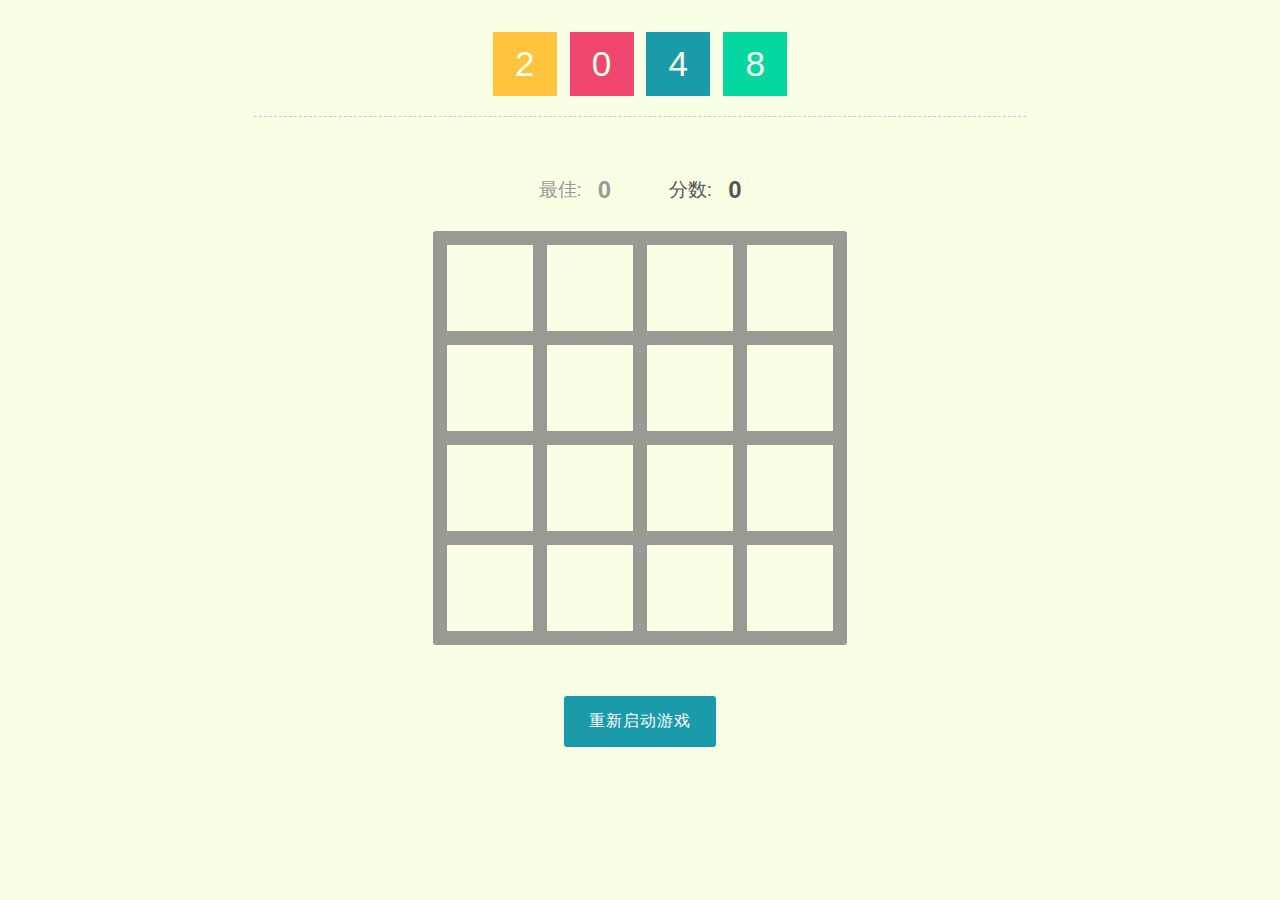
<file: 2048/index.html>
﻿<!DOCTYPE html>
<html>
<head>
<meta http-equiv="Content-Type" content="text/html; charset=utf-8" />
<meta name="viewport" content="width=device-width,initial-scale=1.0,maximum-scale=1.0,minimum-scale=1.0,user-scalable=0">
<title>2048小游戏</title>
<link rel="stylesheet" href="css/reset.min.css">
<link rel="stylesheet" href="css/style.css">
</head>
<body>
<header>
	<div class="container">
		<h1><span>2</span><span>0</span><span>4</span><span>8</span></h1>
	</div>
</header>
<div class="container">
	<div class="scores">
		<div class="score-container best-score">
			最佳: 
			<div class="score">
				<div id="bestScore">0</div>
			</div>
		</div>
		<div class="score-container">
			分数: 
			<div class="score">
				<div id="score">0</div>
				<div class="add" id="add"></div>
			</div>
		</div>
	</div>
	<div class="game">
		<div id="tile-container" class="tile-container"></div>
		<div class="end" id="end">游戏结束<div class="monkey"></div><button class="btn not-recommended__item js-restart-btn" id="try-again">再试一次</button></div>
	</div>

	<div class="not-recommended">
		<button class="btn not-recommended__item js-restart-btn" id="restart">重新启动游戏</button>
	</div>

</div>
<script src="js/index.js"></script>
</div>
</body>
</html>
</file>
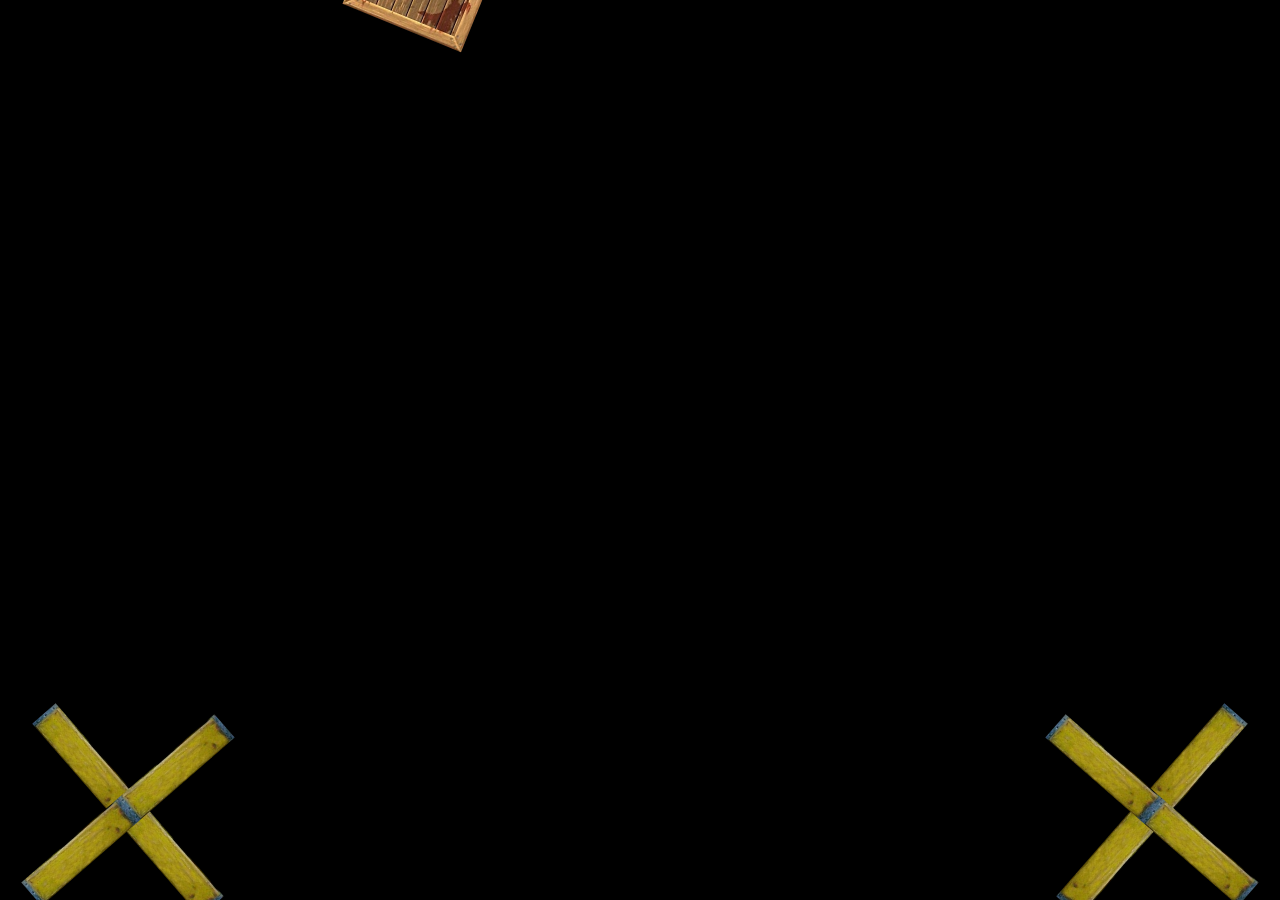
<file: building-block/index.html>
<!DOCTYPE html>
<html>
<head>
<meta http-equiv="Content-Type" content="text/html; charset=utf-8" />
<title>HTML5重力下落积木小游戏</title>
<link rel="stylesheet" href="css/style.css">
<script src="js/index.js"></script>
<script src="js/index2.js"></script>
</head>

<body>
<canvas id="screen">HTML5重力下落积木小游戏</canvas>
<div id="textures">
	<img src="images/caisse_bois_frag3.jpg" alt="">
	<img src="images/caisse_explosive_f2.jpg" alt="">
	<img src="images/caisse_export.jpg" alt="">
	<img src="images/caisse_metal_02.jpg" alt="">
	<img src="images/caisse_bois_frag3.jpg" alt="">
	<img src="images/caisse_jurancon_face1.jpg" alt="">
	<img src="images/caisse_jurancon_face2.jpg" alt="">
	<img src="images/miam-fruit2.jpg" alt="">
	<img src="images/caisse_orange_face1.jpg" alt="">
</div>
<img id="blade" class="textures" src="images/caisse_coke_f2.jpg" alt=""> 
</body>
</html>
</file>
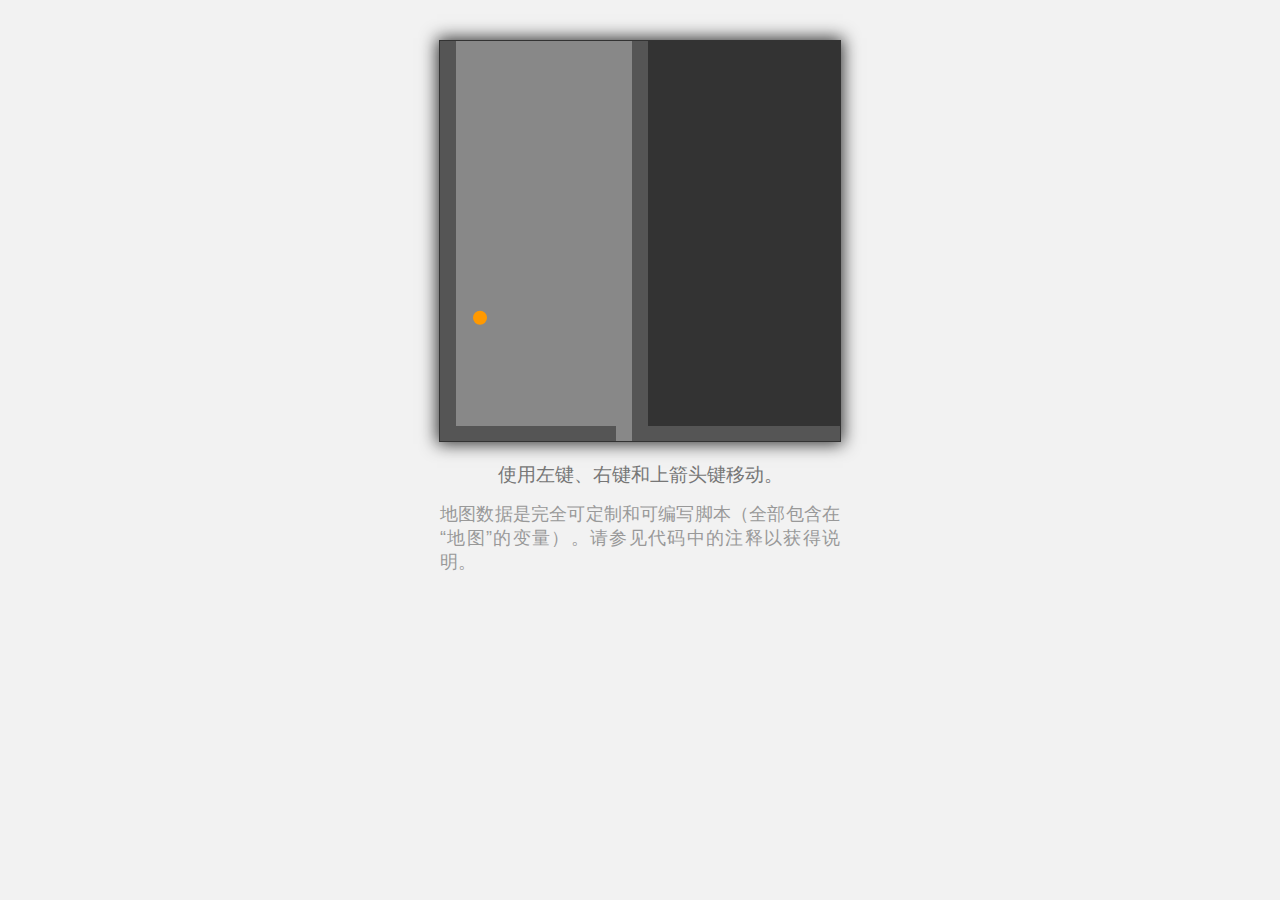
<file: labyrinth/index.html>
﻿<!doctype html>
<html>
<head>
    <meta charset="utf-8">
    <title>移动迷宫</title>
    <style>
        * {
            margin: 0;
            padding: 0;
        }

        body {
            background: #f2f2f2;
        }

        canvas {
            display: block;
            margin: 40px auto 20px;
            border: 1px solid #333;
            box-shadow: 0 0 16px 2px rgba(0, 0, 0, 0.8);
        }
        p,
        a {
            font-family: Helvetica, Arial, sans-serif;
            font-size: 19px;
            color: #777;
            display: block;
            width: 400px;
            margin: 0 auto;
            text-align: center;
            text-decoration: none;
        }
        .info {
            margin: 14px auto;
            text-align: justify;
            font-size: 18px;
            color: #999;
        }
        a {
            color: #3377ee;
        }
    </style>
</head>
<body>

    <canvas id="canvas"></canvas>
    <p>使用左键、右键和上箭头键移动。</p>
    <p class="info">地图数据是完全可定制和可编写脚本（全部包含在“地图”的变量）。请参见代码中的注释以获得说明。</p>
    <script>
        /* Customisable map data */
        var map = {
            tile_size: 16,
            /*
            Key vairables:
            id       [required] - an integer that corresponds with a tile in the data array.
            colour   [required] - any javascript compatible colour variable.
            solid    [optional] - whether the tile is solid or not, defaults to false.
            bounce   [optional] - how much velocity is preserved upon hitting the tile, 0.5 is half.
            jump     [optional] - whether the player can jump while over the tile, defaults to false.
            friction [optional] - friction of the tile, must have X and Y values (e.g {x:0.5, y:0.5}).
            gravity  [optional] - gravity of the tile, must have X and Y values (e.g {x:0.5, y:0.5}).
            fore     [optional] - whether the tile is drawn in front of the player, defaults to false.
            script   [optional] - refers to a script in the scripts section, executed if it is touched.
            */
            keys: [{
                    id: 0,
                    colour: '#333',
                    solid: 0
                },
                {
                    id: 1,
                    colour: '#888',
                    solid: 0
                },
                {
                    id: 2,
                    colour: '#555',
                    solid: 1,
                    bounce: 0.35
                },
                {
                    id: 3,
                    colour: 'rgba(121, 220, 242, 0.4)',
                    friction: {
                        x: 0.9,
                        y: 0.9
                    },
                    gravity: {
                        x: 0,
                        y: 0.1
                    },
                    jump: 1,
                    fore: 1
                },
                {
                    id: 4,
                    colour: '#777',
                    jump: 1
                },
                {
                    id: 5,
                    colour: '#E373FA',
                    solid: 1,
                    bounce: 1.1
                },
                {
                    id: 6,
                    colour: '#666',
                    solid: 1,
                    bounce: 0
                },
                {
                    id: 7,
                    colour: '#73C6FA',
                    solid: 0,
                    script: 'change_colour'
                },
                {
                    id: 8,
                    colour: '#FADF73',
                    solid: 0,
                    script: 'next_level'
                },
                {
                    id: 9,
                    colour: '#C93232',
                    solid: 0,
                    script: 'death'
                },
                {
                    id: 10,
                    colour: '#555',
                    solid: 1
                },
                {
                    id: 11,
                    colour: '#0FF',
                    solid: 0,
                    script: 'unlock'
                }
            ],
            /* An array representing the map tiles. Each number corresponds to a key */
            data: [
                [2, 2, 2, 2, 2, 2, 2, 2, 2, 2, 2, 2, 2],
                [2, 1, 1, 1, 1, 1, 1, 1, 1, 1, 1, 1, 2],
                [2, 1, 1, 1, 1, 1, 1, 1, 1, 1, 1, 1, 2],
                [2, 1, 1, 1, 1, 1, 1, 1, 1, 1, 1, 1, 2],
                [2, 1, 1, 1, 1, 1, 1, 1, 1, 1, 1, 1, 2],
                [2, 1, 1, 1, 1, 1, 1, 1, 1, 1, 1, 1, 2],
                [2, 1, 1, 1, 1, 1, 1, 1, 1, 1, 1, 1, 2],
                [2, 1, 1, 1, 1, 1, 1, 1, 1, 1, 1, 1, 2],
                [2, 1, 1, 1, 1, 1, 1, 1, 1, 1, 1, 1, 2],
                [2, 1, 1, 1, 1, 1, 1, 1, 1, 1, 1, 1, 2, 0, 0, 0, 0, 0, 0, 0, 0, 0, 0, 0, 0, 0, 0, 0, 0, 0, 2, 6,
                    6, 6, 6, 6, 2
                ],
                [2, 1, 1, 1, 1, 1, 1, 1, 1, 1, 1, 1, 2, 0, 0, 0, 0, 0, 0, 0, 0, 0, 0, 0, 0, 0, 0, 0, 0, 0, 2, 1,
                    1, 1, 1, 1, 2
                ],
                [2, 1, 1, 1, 1, 1, 1, 1, 1, 1, 1, 1, 2, 0, 0, 0, 0, 0, 0, 0, 0, 0, 0, 0, 0, 0, 0, 0, 0, 0, 2, 1,
                    1, 1, 1, 1, 2
                ],
                [2, 1, 1, 1, 1, 1, 1, 1, 1, 1, 1, 1, 2, 0, 0, 0, 0, 0, 0, 0, 0, 0, 0, 0, 0, 0, 0, 0, 0, 0, 2, 1,
                    1, 1, 1, 1, 2
                ],
                [2, 1, 1, 1, 1, 1, 1, 1, 1, 1, 1, 1, 2, 0, 0, 0, 0, 0, 0, 0, 0, 0, 0, 0, 0, 0, 0, 0, 0, 2, 2, 1,
                    1, 1, 1, 1, 2, 2, 2
                ],
                [2, 1, 1, 1, 1, 1, 1, 1, 1, 1, 1, 1, 2, 0, 0, 0, 0, 0, 0, 0, 0, 0, 0, 0, 0, 0, 0, 0, 0, 2, 7, 1,
                    1, 1, 1, 1, 1, 1, 2
                ],
                [2, 1, 1, 1, 1, 1, 1, 1, 1, 1, 1, 1, 2, 0, 0, 0, 0, 0, 0, 0, 0, 0, 0, 0, 0, 0, 0, 0, 0, 2, 2, 2,
                    2, 4, 2, 2, 2, 1, 2
                ],
                [2, 1, 1, 1, 1, 1, 1, 1, 1, 1, 1, 1, 2, 0, 0, 0, 0, 0, 0, 0, 0, 0, 0, 0, 0, 0, 0, 0, 0, 0, 0, 0,
                    2, 4, 2, 1, 1, 1, 2
                ],
                [2, 1, 1, 1, 1, 1, 1, 1, 1, 1, 1, 1, 2, 0, 0, 0, 0, 0, 0, 0, 0, 0, 0, 0, 0, 0, 0, 0, 0, 0, 0, 0,
                    2, 4, 2, 1, 2, 2, 2
                ],
                [2, 1, 1, 1, 1, 1, 1, 1, 1, 1, 1, 1, 2, 0, 0, 0, 0, 0, 0, 0, 0, 0, 0, 0, 0, 0, 0, 0, 0, 0, 0, 0,
                    2, 4, 2, 1, 2
                ],
                [2, 1, 1, 1, 1, 1, 1, 1, 1, 1, 1, 1, 2, 0, 0, 0, 0, 0, 0, 0, 0, 0, 0, 0, 0, 0, 0, 0, 0, 0, 0, 0,
                    2, 4, 2, 1, 2
                ],
                [2, 1, 1, 1, 1, 1, 1, 1, 1, 1, 1, 1, 2, 0, 0, 0, 0, 0, 0, 0, 0, 0, 0, 0, 0, 0, 0, 0, 0, 0, 0, 0,
                    2, 4, 2, 1, 2
                ],
                [2, 1, 1, 1, 1, 1, 1, 1, 1, 1, 1, 1, 2, 0, 0, 0, 0, 0, 0, 0, 0, 0, 0, 0, 0, 0, 0, 0, 0, 0, 0, 0,
                    2, 4, 2, 1, 2
                ],
                [2, 1, 1, 1, 1, 1, 1, 1, 1, 1, 1, 1, 2, 0, 0, 0, 0, 0, 0, 0, 0, 0, 0, 0, 0, 0, 0, 0, 0, 0, 0, 0,
                    2, 4, 2, 1, 2
                ],
                [2, 1, 1, 1, 1, 1, 1, 1, 1, 1, 1, 1, 2, 0, 0, 0, 0, 0, 0, 0, 0, 0, 0, 0, 0, 0, 0, 0, 0, 0, 0, 0,
                    2, 4, 2, 1, 2
                ],
                [2, 1, 1, 1, 1, 1, 1, 1, 1, 1, 1, 1, 2, 0, 0, 0, 0, 0, 0, 0, 0, 0, 0, 0, 0, 0, 0, 0, 0, 0, 0, 0,
                    2, 4, 2, 1, 2
                ],
                [2, 1, 1, 1, 1, 1, 1, 1, 1, 1, 1, 1, 2, 0, 0, 0, 0, 0, 0, 0, 0, 0, 0, 0, 0, 0, 0, 0, 0, 0, 0, 0,
                    2, 4, 2, 1, 2
                ],
                [2, 1, 1, 1, 1, 1, 1, 1, 1, 1, 1, 1, 2, 0, 0, 0, 0, 0, 0, 0, 0, 0, 0, 0, 0, 0, 0, 0, 0, 0, 0, 0,
                    2, 4, 2, 1, 2
                ],
                [2, 2, 2, 2, 2, 2, 2, 2, 2, 2, 2, 1, 2, 2, 2, 2, 2, 2, 2, 2, 2, 2, 2, 2, 2, 2, 2, 2, 2, 2, 2, 2,
                    2, 4, 2, 1, 2
                ],
                [2, 1, 1, 1, 1, 1, 1, 1, 1, 1, 2, 1, 2, 1, 1, 1, 1, 1, 1, 1, 1, 1, 1, 1, 1, 1, 1, 1, 1, 1, 1, 1,
                    2, 4, 2, 1, 2
                ],
                [2, 1, 1, 1, 1, 1, 1, 1, 1, 1, 2, 1, 2, 1, 1, 1, 1, 1, 1, 1, 1, 1, 1, 1, 1, 1, 1, 1, 1, 1, 1, 1,
                    2, 4, 2, 1, 2, 2, 2, 2, 2, 2, 2, 2, 2, 2, 2, 2, 2
                ],
                [2, 1, 2, 1, 1, 1, 1, 1, 1, 1, 2, 1, 2, 1, 1, 1, 1, 1, 1, 1, 1, 1, 1, 1, 1, 1, 1, 1, 1, 1, 1, 1,
                    2, 4, 2, 1, 2, 2, 2, 2, 2, 2, 2, 2, 1, 1, 1, 1, 2
                ],
                [2, 1, 2, 2, 1, 1, 1, 1, 1, 1, 2, 1, 2, 1, 1, 1, 1, 1, 1, 1, 1, 1, 1, 1, 1, 1, 1, 1, 1, 1, 1, 1,
                    2, 4, 2, 1, 2, 2, 2, 2, 2, 2, 2, 2, 1, 1, 1, 1, 2
                ],
                [2, 1, 2, 2, 2, 1, 1, 1, 1, 1, 2, 1, 2, 1, 1, 1, 1, 1, 1, 1, 1, 1, 1, 1, 1, 1, 1, 1, 1, 1, 1, 1,
                    2, 4, 2, 1, 2, 2, 2, 2, 2, 2, 2, 2, 1, 1, 1, 1, 2
                ],
                [2, 1, 2, 2, 2, 2, 1, 1, 1, 1, 1, 1, 2, 1, 1, 1, 1, 1, 1, 1, 1, 1, 1, 1, 1, 1, 1, 1, 1, 1, 1, 1,
                    1, 4, 2, 1, 2, 2, 2, 2, 2, 2, 2, 2, 8, 1, 1, 1, 2
                ],
                [2, 1, 2, 2, 2, 2, 2, 2, 2, 2, 2, 6, 2, 1, 1, 1, 1, 1, 1, 1, 1, 1, 1, 2, 2, 1, 1, 1, 2, 2, 2, 2,
                    2, 2, 2, 1, 2, 2, 2, 2, 2, 2, 2, 2, 2, 2, 2, 4, 2
                ],
                [2, 1, 2, 2, 2, 2, 2, 2, 2, 2, 2, 2, 2, 1, 1, 1, 1, 1, 1, 1, 1, 1, 2, 2, 2, 9, 9, 9, 2, 10, 10,
                    10, 10, 10, 10, 1, 1, 1, 1, 1, 1, 1, 11, 2, 2, 2, 2, 4, 2
                ],
                [2, 1, 1, 1, 1, 1, 1, 1, 1, 1, 1, 1, 1, 1, 1, 1, 1, 1, 1, 1, 1, 2, 2, 2, 2, 2, 2, 2, 2, 10, 2,
                    2, 2, 2, 2, 2, 2, 2, 2, 2, 2, 2, 2, 2, 2, 2, 2, 4, 2
                ],
                [2, 1, 1, 1, 1, 1, 1, 1, 1, 1, 1, 1, 1, 1, 1, 1, 1, 1, 1, 1, 2, 2, 2, 2, 2, 2, 2, 2, 2, 1, 2, 2,
                    2, 2, 2, 2, 2, 2, 2, 2, 2, 2, 2, 2, 2, 2, 2, 4, 2
                ],
                [2, 1, 1, 1, 1, 1, 1, 1, 1, 1, 1, 1, 1, 1, 1, 1, 1, 1, 1, 2, 2, 2, 2, 2, 2, 2, 2, 2, 2, 1, 2, 2,
                    2, 2, 2, 2, 2, 2, 2, 2, 2, 2, 2, 2, 2, 2, 2, 4, 2, 2, 2, 2, 2, 2, 2, 2
                ],
                [2, 6, 2, 2, 2, 2, 2, 2, 2, 2, 2, 2, 2, 2, 2, 2, 2, 2, 2, 2, 2, 2, 2, 2, 2, 2, 2, 2, 2, 1, 2, 2,
                    2, 2, 2, 2, 2, 2, 2, 2, 2, 2, 2, 2, 2, 2, 2, 4, 2, 1, 1, 1, 1, 1, 1, 2
                ],
                [2, 2, 2, 2, 2, 2, 2, 2, 2, 2, 2, 2, 2, 2, 2, 2, 2, 2, 2, 2, 2, 2, 2, 2, 2, 2, 2, 2, 2, 1, 2, 2,
                    2, 2, 2, 2, 2, 2, 2, 2, 2, 2, 2, 2, 2, 2, 2, 4, 1, 1, 1, 1, 1, 1, 1, 2
                ],
                [2, 1, 1, 1, 1, 1, 1, 1, 1, 1, 1, 1, 1, 1, 1, 1, 1, 1, 1, 1, 1, 1, 1, 1, 1, 1, 1, 1, 1, 1, 2, 2,
                    2, 2, 2, 2, 2, 2, 2, 2, 2, 2, 2, 2, 2, 2, 2, 2, 2, 2, 2, 2, 2, 2, 1, 2
                ],
                [2, 1, 1, 2, 2, 2, 2, 2, 2, 2, 2, 2, 2, 2, 2, 2, 2, 2, 2, 2, 6, 6, 6, 2, 2, 2, 2, 2, 2, 6, 2, 2,
                    2, 2, 1, 1, 1, 1, 1, 1, 1, 1, 1, 1, 1, 1, 1, 1, 1, 1, 1, 1, 1, 1, 1, 2
                ],
                [2, 1, 1, 2, 2, 2, 2, 1, 1, 1, 1, 1, 1, 1, 1, 1, 1, 1, 1, 1, 1, 1, 1, 1, 1, 1, 1, 1, 2, 2, 2, 2,
                    2, 2, 1, 1, 1, 1, 1, 1, 1, 1, 1, 1, 1, 1, 1, 1, 1, 1, 1, 1, 1, 1, 1, 2
                ],
                [2, 1, 1, 2, 2, 2, 1, 1, 1, 1, 1, 1, 1, 1, 1, 1, 1, 1, 1, 1, 1, 1, 1, 1, 1, 1, 1, 1, 1, 1, 1, 1,
                    1, 2, 1, 1, 2, 2, 2, 2, 2, 2, 2, 2, 2, 2, 2, 2, 2, 2, 2, 2, 2, 2, 2, 2
                ],
                [2, 1, 1, 2, 2, 1, 1, 1, 1, 1, 1, 1, 1, 1, 1, 1, 1, 1, 1, 1, 1, 1, 1, 1, 1, 1, 1, 1, 1, 1, 1, 1,
                    1, 2, 1, 1, 1, 1, 1, 1, 1, 1, 1, 1, 1, 1, 1, 1, 2
                ],
                [2, 1, 1, 2, 1, 1, 1, 1, 1, 1, 1, 1, 1, 1, 1, 1, 1, 1, 1, 1, 1, 1, 1, 1, 2, 2, 2, 2, 2, 1, 1, 1,
                    1, 2, 1, 1, 1, 1, 1, 1, 1, 1, 1, 1, 1, 1, 1, 1, 2
                ],
                [2, 1, 1, 1, 1, 1, 1, 1, 1, 1, 1, 1, 1, 1, 1, 1, 1, 1, 1, 1, 1, 1, 1, 1, 1, 2, 2, 2, 2, 1, 1, 1,
                    1, 2, 1, 1, 1, 1, 1, 1, 1, 1, 1, 1, 1, 1, 1, 1, 2
                ],
                [2, 1, 1, 1, 1, 1, 1, 1, 1, 1, 1, 1, 1, 1, 1, 1, 1, 1, 1, 1, 1, 1, 1, 1, 1, 1, 2, 2, 2, 1, 1, 1,
                    1, 2, 5, 5, 2, 1, 1, 1, 1, 1, 1, 1, 1, 1, 1, 1, 2
                ],
                [2, 1, 1, 1, 1, 1, 1, 1, 1, 1, 1, 1, 1, 1, 1, 1, 1, 1, 1, 1, 1, 1, 1, 1, 1, 1, 1, 2, 2, 1, 1, 1,
                    1, 2, 2, 2, 2, 2, 1, 1, 1, 1, 1, 1, 1, 1, 1, 1, 2
                ],
                [2, 1, 1, 1, 1, 1, 1, 1, 1, 1, 1, 1, 1, 1, 1, 1, 1, 1, 1, 1, 1, 1, 1, 1, 1, 1, 1, 1, 2, 1, 1, 1,
                    1, 2, 2, 2, 2, 2, 2, 1, 1, 1, 1, 1, 1, 1, 1, 1, 2
                ],
                [2, 1, 1, 1, 1, 1, 1, 1, 1, 1, 1, 1, 1, 1, 1, 1, 1, 1, 1, 1, 1, 1, 1, 1, 1, 1, 1, 1, 2, 1, 1, 1,
                    1, 2, 2, 2, 2, 2, 2, 2, 1, 1, 1, 1, 1, 1, 1, 1, 2
                ],
                [2, 1, 1, 1, 1, 1, 1, 1, 1, 1, 1, 1, 1, 1, 1, 1, 1, 1, 1, 1, 1, 1, 1, 1, 1, 1, 1, 1, 2, 1, 1, 1,
                    1, 2, 2, 2, 2, 2, 2, 2, 2, 1, 1, 1, 1, 1, 1, 1, 2
                ],
                [2, 1, 1, 1, 1, 1, 1, 1, 1, 1, 1, 1, 1, 1, 1, 1, 1, 1, 1, 1, 1, 1, 1, 1, 1, 1, 1, 1, 2, 3, 3, 3,
                    3, 2, 2, 2, 2, 2, 2, 2, 2, 2, 2, 2, 3, 3, 3, 3, 2
                ],
                [2, 1, 1, 1, 1, 1, 1, 1, 1, 1, 1, 1, 1, 1, 1, 1, 1, 1, 1, 1, 1, 1, 1, 1, 1, 1, 1, 1, 2, 3, 3, 3,
                    3, 2, 2, 2, 2, 2, 2, 2, 2, 2, 2, 2, 3, 3, 3, 3, 2
                ],
                [2, 1, 1, 1, 1, 1, 1, 1, 1, 1, 1, 1, 1, 1, 1, 1, 1, 1, 1, 1, 1, 1, 1, 1, 1, 1, 1, 1, 2, 3, 3, 3,
                    3, 2, 2, 2, 2, 2, 2, 2, 2, 2, 2, 2, 3, 3, 3, 3, 2
                ],
                [2, 1, 1, 1, 1, 1, 1, 1, 1, 1, 1, 1, 1, 1, 1, 1, 1, 1, 1, 1, 1, 1, 1, 1, 1, 1, 1, 1, 2, 3, 3, 3,
                    3, 2, 2, 2, 2, 2, 2, 2, 2, 2, 2, 2, 3, 3, 3, 3, 2
                ],
                [2, 1, 1, 1, 1, 1, 1, 1, 1, 1, 1, 1, 1, 1, 1, 1, 1, 1, 1, 1, 1, 1, 1, 1, 1, 1, 1, 1, 2, 3, 3, 3,
                    3, 3, 3, 3, 3, 3, 3, 3, 3, 3, 3, 3, 3, 3, 3, 3, 2
                ],
                [2, 1, 1, 1, 1, 1, 1, 1, 1, 1, 1, 1, 1, 1, 1, 1, 1, 1, 1, 1, 1, 1, 1, 1, 1, 1, 1, 1, 2, 3, 3, 3,
                    3, 3, 3, 3, 3, 3, 3, 3, 3, 3, 3, 3, 3, 3, 3, 3, 2
                ],
                [2, 1, 1, 1, 1, 1, 1, 1, 1, 1, 1, 1, 1, 1, 1, 1, 1, 1, 1, 1, 5, 5, 5, 1, 1, 1, 1, 1, 2, 3, 3, 3,
                    3, 3, 3, 3, 3, 3, 3, 3, 3, 3, 3, 3, 3, 3, 3, 3, 2
                ],
                [2, 2, 2, 2, 2, 2, 2, 2, 2, 2, 2, 2, 2, 2, 2, 2, 2, 2, 2, 2, 2, 2, 2, 2, 2, 2, 2, 2, 2, 2, 2, 2,
                    2, 2, 2, 2, 2, 2, 2, 2, 2, 2, 2, 2, 2, 2, 2, 2, 2
                ]
            ],

            /* Default gravity of the map */

            gravity: {
                x: 0,
                y: 0.3
            },

            /* Velocity limits */

            vel_limit: {
                x: 2,
                y: 16
            },
            /* Movement speed when the key is pressed */
            movement_speed: {
                jump: 6,
                left: 0.3,
                right: 0.3
            },
            /* The coordinates at which the player spawns and the colour of the player */

            player: {
                x: 2,
                y: 2,
                colour: '#FF9900'
            },
            /* scripts refered to by the "script" variable in the tile keys */
            scripts: {
                /* you can just use "this" instead of your engine variable ("game"), but Codepen doesn't like it */
                change_colour: 'game.player.colour = "#"+(Math.random()*0xFFFFFF<<0).toString(16);',
                /* you could load a new map variable here */
                next_level: 'alert("Yay! You won! Reloading map.");game.load_map(map);',
                death: 'alert("You died!");game.load_map(map);',
                unlock: 'game.current_map.keys[10].solid = 0;game.current_map.keys[10].colour = "#888";'
            }
        };
        /* Clarity engine */
        var Clarity = function () {
            this.alert_errors = false;
            this.log_info = true;
            this.tile_size = 16;
            this.limit_viewport = false;
            this.jump_switch = 0;
            this.viewport = {
                x: 200,
                y: 200
            };
            this.camera = {
                x: 0,
                y: 0
            };
            this.key = {
                left: false,
                right: false,
                up: false
            };
            this.player = {

                loc: {
                    x: 0,
                    y: 0
                },
                vel: {
                    x: 0,
                    y: 0
                },
                can_jump: true
            };
            window.onkeydown = this.keydown.bind(this);
            window.onkeyup = this.keyup.bind(this);
        };
        Clarity.prototype.error = function (message) {
            if (this.alert_errors) alert(message);
            if (this.log_info) console.log(message);
        };
        Clarity.prototype.log = function (message) {
            if (this.log_info) console.log(message);
        };
        Clarity.prototype.set_viewport = function (x, y) {
            this.viewport.x = x;
            this.viewport.y = y;
        };
        Clarity.prototype.keydown = function (e) {
            var _this = this;
            switch (e.keyCode) {
                case 37:
                    _this.key.left = true;
                    break;
                case 38:
                    _this.key.up = true;
                    break;
                case 39:
                    _this.key.right = true;
                    break;
            }
        };
        Clarity.prototype.keyup = function (e) {
            var _this = this;
            switch (e.keyCode) {
                case 37:
                    _this.key.left = false;
                    break;
                case 38:
                    _this.key.up = false;
                    break;
                case 39:
                    _this.key.right = false;
                    break;
            }
        };
        Clarity.prototype.load_map = function (map) {
            if (typeof map === 'undefined' ||
                typeof map.data === 'undefined' ||
                typeof map.keys === 'undefined') {
                this.error('Error: Invalid map data!');
                return false;
            }
            this.current_map = map;
            this.current_map.background = map.background || '#333';
            this.current_map.gravity = map.gravity || {
                x: 0,
                y: 0.3
            };
            this.tile_size = map.tile_size || 16;
            var _this = this;
            this.current_map.width = 0;
            this.current_map.height = 0;
            map.keys.forEach(function (key) {
                map.data.forEach(function (row, y) {
                    _this.current_map.height = Math.max(_this.current_map.height, y);
                    row.forEach(function (tile, x) {
                        _this.current_map.width = Math.max(_this.current_map.width, x);
                        if (tile == key.id)
                            _this.current_map.data[y][x] = key;
                    });
                });
            });
            this.current_map.width_p = this.current_map.width * this.tile_size;
            this.current_map.height_p = this.current_map.height * this.tile_size;
            this.player.loc.x = map.player.x * this.tile_size || 0;
            this.player.loc.y = map.player.y * this.tile_size || 0;
            this.player.colour = map.player.colour || '#000';
            this.key.left = false;
            this.key.up = false;
            this.key.right = false;
            this.camera = {
                x: 0,
                y: 0
            };
            this.player.vel = {
                x: 0,
                y: 0
            };
            this.log('Successfully loaded map data.');
            return true;
        };
        Clarity.prototype.get_tile = function (x, y) {
            return (this.current_map.data[y] && this.current_map.data[y][x]) ? this.current_map.data[y][x] : 0;
        };
        Clarity.prototype.draw_tile = function (x, y, tile, context) {
            if (!tile || !tile.colour) return;
            context.fillStyle = tile.colour;
            context.fillRect(
                x,
                y,
                this.tile_size,
                this.tile_size
            );
        };
        Clarity.prototype.draw_map = function (context, fore) {
            for (var y = 0; y < this.current_map.data.length; y++) {
                for (var x = 0; x < this.current_map.data[y].length; x++) {
                    if ((!fore && !this.current_map.data[y][x].fore) || (fore && this.current_map.data[y][x].fore)) {
                        var t_x = (x * this.tile_size) - this.camera.x;
                        var t_y = (y * this.tile_size) - this.camera.y;
                        if (t_x < -this.tile_size ||
                            t_y < -this.tile_size ||
                            t_x > this.viewport.x ||
                            t_y > this.viewport.y) continue;
                        this.draw_tile(
                            t_x,
                            t_y,
                            this.current_map.data[y][x],
                            context
                        );
                    }
                }
            }
            if (!fore) this.draw_map(context, true);
        };
        Clarity.prototype.move_player = function () {
            var tX = this.player.loc.x + this.player.vel.x;
            var tY = this.player.loc.y + this.player.vel.y;
            var offset = Math.round((this.tile_size / 2) - 1);
            var tile = this.get_tile(
                Math.round(this.player.loc.x / this.tile_size),
                Math.round(this.player.loc.y / this.tile_size)
            );
            if (tile.gravity) {
                this.player.vel.x += tile.gravity.x;
                this.player.vel.y += tile.gravity.y;

            } else {

                this.player.vel.x += this.current_map.gravity.x;
                this.player.vel.y += this.current_map.gravity.y;
            }

            if (tile.friction) {

                this.player.vel.x *= tile.friction.x;
                this.player.vel.y *= tile.friction.y;
            }
            var t_y_up = Math.floor(tY / this.tile_size);
            var t_y_down = Math.ceil(tY / this.tile_size);
            var y_near1 = Math.round((this.player.loc.y - offset) / this.tile_size);
            var y_near2 = Math.round((this.player.loc.y + offset) / this.tile_size);
            var t_x_left = Math.floor(tX / this.tile_size);
            var t_x_right = Math.ceil(tX / this.tile_size);
            var x_near1 = Math.round((this.player.loc.x - offset) / this.tile_size);
            var x_near2 = Math.round((this.player.loc.x + offset) / this.tile_size);
            var top1 = this.get_tile(x_near1, t_y_up);
            var top2 = this.get_tile(x_near2, t_y_up);
            var bottom1 = this.get_tile(x_near1, t_y_down);
            var bottom2 = this.get_tile(x_near2, t_y_down);
            var left1 = this.get_tile(t_x_left, y_near1);
            var left2 = this.get_tile(t_x_left, y_near2);
            var right1 = this.get_tile(t_x_right, y_near1);
            var right2 = this.get_tile(t_x_right, y_near2);
            if (tile.jump && this.jump_switch > 15) {
                this.player.can_jump = true;
                this.jump_switch = 0;
            } else this.jump_switch++;
            this.player.vel.x = Math.min(Math.max(this.player.vel.x, -this.current_map.vel_limit.x), this.current_map
                .vel_limit.x);
            this.player.vel.y = Math.min(Math.max(this.player.vel.y, -this.current_map.vel_limit.y), this.current_map
                .vel_limit.y);
            this.player.loc.x += this.player.vel.x;
            this.player.loc.y += this.player.vel.y;
            this.player.vel.x *= .9;
            if (left1.solid || left2.solid || right1.solid || right2.solid) {
                /* fix overlap */
                while (this.get_tile(Math.floor(this.player.loc.x / this.tile_size), y_near1).solid ||
                    this.get_tile(Math.floor(this.player.loc.x / this.tile_size), y_near2).solid)
                    this.player.loc.x += 0.1;
                while (this.get_tile(Math.ceil(this.player.loc.x / this.tile_size), y_near1).solid ||
                    this.get_tile(Math.ceil(this.player.loc.x / this.tile_size), y_near2).solid)
                    this.player.loc.x -= 0.1;
                /* tile bounce */
                var bounce = 0;
                if (left1.solid && left1.bounce > bounce) bounce = left1.bounce;
                if (left2.solid && left2.bounce > bounce) bounce = left2.bounce;
                if (right1.solid && right1.bounce > bounce) bounce = right1.bounce;
                if (right2.solid && right2.bounce > bounce) bounce = right2.bounce;
                this.player.vel.x *= -bounce || 0;
            }
            if (top1.solid || top2.solid || bottom1.solid || bottom2.solid) {
                /* fix overlap */
                while (this.get_tile(x_near1, Math.floor(this.player.loc.y / this.tile_size)).solid ||
                    this.get_tile(x_near2, Math.floor(this.player.loc.y / this.tile_size)).solid)
                    this.player.loc.y += 0.1;
                while (this.get_tile(x_near1, Math.ceil(this.player.loc.y / this.tile_size)).solid ||
                    this.get_tile(x_near2, Math.ceil(this.player.loc.y / this.tile_size)).solid)
                    this.player.loc.y -= 0.1;
                /* tile bounce */
                var bounce = 0;
                if (top1.solid && top1.bounce > bounce) bounce = top1.bounce;
                if (top2.solid && top2.bounce > bounce) bounce = top2.bounce;
                if (bottom1.solid && bottom1.bounce > bounce) bounce = bottom1.bounce;
                if (bottom2.solid && bottom2.bounce > bounce) bounce = bottom2.bounce;
                this.player.vel.y *= -bounce || 0;
                if ((bottom1.solid || bottom2.solid) && !tile.jump) {
                    this.player.on_floor = true;
                    this.player.can_jump = true;
                }
            }
            // adjust camera
            var c_x = Math.round(this.player.loc.x - this.viewport.x / 2);
            var c_y = Math.round(this.player.loc.y - this.viewport.y / 2);
            var x_dif = Math.abs(c_x - this.camera.x);
            var y_dif = Math.abs(c_y - this.camera.y);
            if (x_dif > 5) {
                var mag = Math.round(Math.max(1, x_dif * 0.1));
                if (c_x != this.camera.x) {
                    this.camera.x += c_x > this.camera.x ? mag : -mag;
                    if (this.limit_viewport) {
                        this.camera.x =
                            Math.min(
                                this.current_map.width_p - this.viewport.x + this.tile_size,
                                this.camera.x
                            );
                        this.camera.x =
                            Math.max(
                                0,
                                this.camera.x
                            );
                    }
                }
            }
            if (y_dif > 5) {
                var mag = Math.round(Math.max(1, y_dif * 0.1));
                if (c_y != this.camera.y) {
                    this.camera.y += c_y > this.camera.y ? mag : -mag;
                    if (this.limit_viewport) {
                        this.camera.y =
                            Math.min(
                                this.current_map.height_p - this.viewport.y + this.tile_size,
                                this.camera.y
                            );
                        this.camera.y =
                            Math.max(
                                0,
                                this.camera.y
                            );
                    }
                }
            }
            if (this.last_tile != tile.id && tile.script) {

                eval(this.current_map.scripts[tile.script]);
            }
            this.last_tile = tile.id;
        };
        Clarity.prototype.update_player = function () {
            if (this.key.left) {
                if (this.player.vel.x > -this.current_map.vel_limit.x)
                    this.player.vel.x -= this.current_map.movement_speed.left;
            }
            if (this.key.up) {
                if (this.player.can_jump && this.player.vel.y > -this.current_map.vel_limit.y) {
                    this.player.vel.y -= this.current_map.movement_speed.jump;
                    this.player.can_jump = false;
                }
            }
            if (this.key.right) {
                if (this.player.vel.x < this.current_map.vel_limit.x)
                    this.player.vel.x += this.current_map.movement_speed.left;
            }
            this.move_player();
        };
        Clarity.prototype.draw_player = function (context) {
            context.fillStyle = this.player.colour;
            context.beginPath();
            context.arc(
                this.player.loc.x + this.tile_size / 2 - this.camera.x,
                this.player.loc.y + this.tile_size / 2 - this.camera.y,
                this.tile_size / 2 - 1,
                0,
                Math.PI * 2
            );

            context.fill();
        };
        Clarity.prototype.update = function () {
            this.update_player();
        };
        Clarity.prototype.draw = function (context) {
            this.draw_map(context, false);
            this.draw_player(context);
        };
        /* Setup of the engine */
        window.requestAnimFrame =
            window.requestAnimationFrame ||
            window.webkitRequestAnimationFrame ||
            window.mozRequestAnimationFrame ||
            window.oRequestAnimationFrame ||
            window.msRequestAnimationFrame ||
            function (callback) {
                return window.setTimeout(callback, 1000 / 60);
            };
        var canvas = document.getElementById('canvas'),
            ctx = canvas.getContext('2d');
        canvas.width = 400;
        canvas.height = 400;
        var game = new Clarity();
        game.set_viewport(canvas.width, canvas.height);
        game.load_map(map);
        /* Limit the viewport to the confines of the map */
        game.limit_viewport = true;
        var Loop = function () {
            ctx.fillStyle = '#333';
            ctx.fillRect(0, 0, canvas.width, canvas.height);
            game.update();
            game.draw(ctx);
            window.requestAnimFrame(Loop);
        };
        Loop();
    </script>
</body>
</html>
</file>
<file: 2048/css/style.css>
@charset "UTF-8";
* {
  box-sizing: border-box;
}

a {
  color: #1B9AAA;
  text-decoration: none;
  border-bottom: 1px solid currentColor;
}
a:hover {
  color: #14727e;
}
a:focus, a:active {
  color: #0d4a52;
}

body,
html {
  position: relative;
  width: 100%;
  height: 100%;
  display: -webkit-box;
  display: -ms-flexbox;
  display: flex;
  -webkit-box-orient: vertical;
  -webkit-box-direction: normal;
      -ms-flex-direction: column;
          flex-direction: column;
  font-family: "Arvo", Helvetica, sans-serif;
  font-family: 12px;
  color: #555;
  background: #F8FFE5;
}

strong {
  font-weight: bold;
}

p {
  line-height: 1.6;
}

.inspired {
  margin-top: 1em;
  font-size: 0.9rem;
  color: #9a9a95;
}

header {
  color: #F8FFE5;
  text-align: center;
}
header span {
  display: inline-block;
  box-sizing: border-box;
  width: 4rem;
  height: 4rem;
  line-height: 4rem;
  margin: 0 0.4rem;
  background: #FFC43D;
}
header span:nth-of-type(2) {
  background: #EF476F;
}
header span:nth-of-type(3) {
  background: #1B9AAA;
}
header span:nth-of-type(4) {
  background: #06D6A0;
}

h1 {
  font-size: 2.2rem;
  border-bottom: 1px dashed #ccc;
  padding-bottom: 20px;
}

.directions {
  padding: 2rem;
  border-top: 1px solid #9a9a95;
  border-bottom: 1px solid #9a9a95;
}

.container {
  margin: 0 auto;
  padding-bottom: 3.5rem;
  -webkit-box-flex: 1;
      -ms-flex: 1;
          flex: 1;
  width: 100%;
  max-width: 550px;
  text-align: center;
}
header .container {
  padding: 0;
  padding: 2rem 4rem;
  max-width: 900px;
}

.scores {
  display: -webkit-box;
  display: -ms-flexbox;
  display: flex;
  -webkit-box-pack: center;
      -ms-flex-pack: center;
          justify-content: center;
}

.score-container {
  display: -webkit-box;
  display: -ms-flexbox;
  display: flex;
  -webkit-box-pack: center;
      -ms-flex-pack: center;
          justify-content: center;
  -webkit-box-align: center;
      -ms-flex-align: center;
          align-items: center;
  margin: 1.8rem;
  font-size: 1.2rem;
  line-height: 1;
  color: #555;
}
.score-container.best-score {
  color: #9a9a95;
}

.score {
  margin-left: 1rem;
  position: relative;
  font-weight: bold;
  font-size: 1.5rem;
  vertical-align: middle;
  text-align: right;
}

.game {
  position: relative;
  margin: 0 auto;
  background: #9a9a95;
  padding: 7px;
  display: inline-block;
  border-radius: 3px;
  box-sizing: border-box;
}

.tile-container {
  border-radius: 6px;
  position: relative;
  width: 400px;
  height: 400px;
}

.tile, .background {
  display: block;
  color: #F8FFE5;
  position: absolute;
  width: 100px;
  height: 100px;
  box-sizing: border-box;
  text-align: center;
}

.background {
  z-index: 1;
  text-align: center;
  border: 7px solid #9a9a95;
  background-color: #F8FFE5;
}

.tile {
  opacity: 0;
  z-index: 2;
  background: #FFC43D;
  color: #F8FFE5;
  display: -webkit-box;
  display: -ms-flexbox;
  display: flex;
  -webkit-box-align: center;
      -ms-flex-align: center;
          align-items: center;
  -webkit-box-pack: center;
      -ms-flex-pack: center;
          justify-content: center;
  font-size: 1.8rem;
  align-items: center;
  -webkit-transition: 110ms ease-in-out;
  transition: 110ms ease-in-out;
  border-radius: 3px;
  border: 7px solid #9a9a95;
  box-sizing: border-box;
}
.tile--4 {
  background: #EF476F;
  color: #F8FFE5;
}
.tile--8 {
  background: #1B9AAA;
  color: #F8FFE5;
}
.tile--16 {
  background: #06D6A0;
  color: #F8FFE5;
}
.tile--32 {
  background: #f37694;
  color: #F8FFE5;
}
.tile--64 {
  background: #22c2d6;
  color: #F8FFE5;
}
.tile--128 {
  background: #17f8be;
  color: #F8FFE5;
}
.tile--256 {
  background: #ffd470;
  color: #F8FFE5;
}
.tile--512 {
  background: #eb184a;
  color: #F8FFE5;
}
.tile--1024 {
  background: #14727e;
  color: #F8FFE5;
}
.tile--2048 {
  background: #05a47b;
  color: #F8FFE5;
}
.tile--pop {
  -webkit-animation: pop 0.3s ease-in-out;
          animation: pop 0.3s ease-in-out;
  -webkit-animation-fill-mode: forwards;
          animation-fill-mode: forwards;
}
.tile--shrink {
  -webkit-animation: shrink 0.5s ease-in-out;
          animation: shrink 0.5s ease-in-out;
  -webkit-animation-fill-mode: forwards;
          animation-fill-mode: forwards;
}

.add {
  position: absolute;
  opacity: 0;
  left: 120%;
  top: 0;
  font-size: 1rem;
  color: #1B9AAA;
}
.add.active {
  -webkit-animation: add 0.8s ease-in-out;
          animation: add 0.8s ease-in-out;
}

@-webkit-keyframes add {
  0% {
    opacity: 1;
    top: 0;
  }
  100% {
    opacity: 0;
    top: -100%;
  }
}

@keyframes add {
  0% {
    opacity: 1;
    top: 0;
  }
  100% {
    opacity: 0;
    top: -100%;
  }
}
@-webkit-keyframes pop {
  0% {
    -webkit-transform: scale(0.5);
            transform: scale(0.5);
    opacity: 0;
  }
  90% {
    -webkit-transform: scale(1.1);
            transform: scale(1.1);
    opacity: 1;
  }
  100% {
    -webkit-transform: scale(1);
            transform: scale(1);
    opacity: 1;
  }
}
@keyframes pop {
  0% {
    -webkit-transform: scale(0.5);
            transform: scale(0.5);
    opacity: 0;
  }
  90% {
    -webkit-transform: scale(1.1);
            transform: scale(1.1);
    opacity: 1;
  }
  100% {
    -webkit-transform: scale(1);
            transform: scale(1);
    opacity: 1;
  }
}
@-webkit-keyframes shrink {
  0% {
    -webkit-transform: scale(1);
            transform: scale(1);
    opacity: 1;
  }
  100% {
    -webkit-transform: scale(0.9);
            transform: scale(0.9);
    opacity: 0.9;
  }
}
@keyframes shrink {
  0% {
    -webkit-transform: scale(1);
            transform: scale(1);
    opacity: 1;
  }
  100% {
    -webkit-transform: scale(0.9);
            transform: scale(0.9);
    opacity: 0.9;
  }
}
.end {
  opacity: 0;
  position: absolute;
  top: 0;
  left: 0;
  width: 100%;
  height: 100%;
  z-index: -1;
  display: -webkit-box;
  display: -ms-flexbox;
  display: flex;
  -webkit-box-orient: vertical;
  -webkit-box-direction: normal;
      -ms-flex-direction: column;
          flex-direction: column;
  -webkit-box-pack: center;
      -ms-flex-pack: center;
          justify-content: center;
  -webkit-box-align: center;
      -ms-flex-align: center;
          align-items: center;
  background: rgba(85, 85, 85, 0.9);
  color: white;
  font-size: 2rem;
  -webkit-transition: opacity 0.3s ease-in-out;
  transition: opacity 0.3s ease-in-out;
}
.end btn {
  margin-top: 1rem;
}
.end.active {
  opacity: 1;
  z-index: 1000;
}

.monkey {
  font-size: 3rem;
  margin: 1rem 0;
}

.btn {
  font-family: inherit;
  font-size: 1rem;
  border: none;
  background: #1B9AAA;
  letter-spacing: 1px;
  color: white;
  font-weight: 300;
  padding: 0.9em 1.5em;
  border-radius: 3px;
  border: 1px solid transparent;
  cursor: pointer;
}
.btn:hover {
  background-color: #14727e;
}
.btn:active {
  background-color: #0d4a52;
}
.btn:focus {
  box-shadow: 0 0 10px #0d4a52 inset;
  outline: none;
}

.not-recommended {
  display: -webkit-box;
  display: -ms-flexbox;
  display: flex;
  -webkit-box-pack: center;
      -ms-flex-pack: center;
          justify-content: center;
  -webkit-box-align: center;
      -ms-flex-align: center;
          align-items: center;
  margin-top: 3rem;
}
.not-recommended * + * {
  margin-left: 10px;
}
.not-recommended__item + .not-recommended__annotation:before {
  font-size: 30px;
  content: "😐";
}
.not-recommended__item:hover + .not-recommended__annotation:before {
  content: "😟";
}
.not-recommended__item:focus + .not-recommended__annotation:before {
  content: "😄";
}
.not-recommended__item:active + .not-recommended__annotation:before {
  content: "😨";
}
</file>
<file: building-block/css/style.css>
html {
	overflow: hidden;
	-ms-touch-action: none;
	-ms-content-zooming: none;
}
body {
	position: absolute;
	margin: 0;
	padding: 0;
	background: #000;
	width: 100%;
	height: 100%;
}
#screen {
	position: absolute;
	width: 100%;
	height: 100%;
}
#textures, .textures {
	visibility:hidden;
}
</file>
